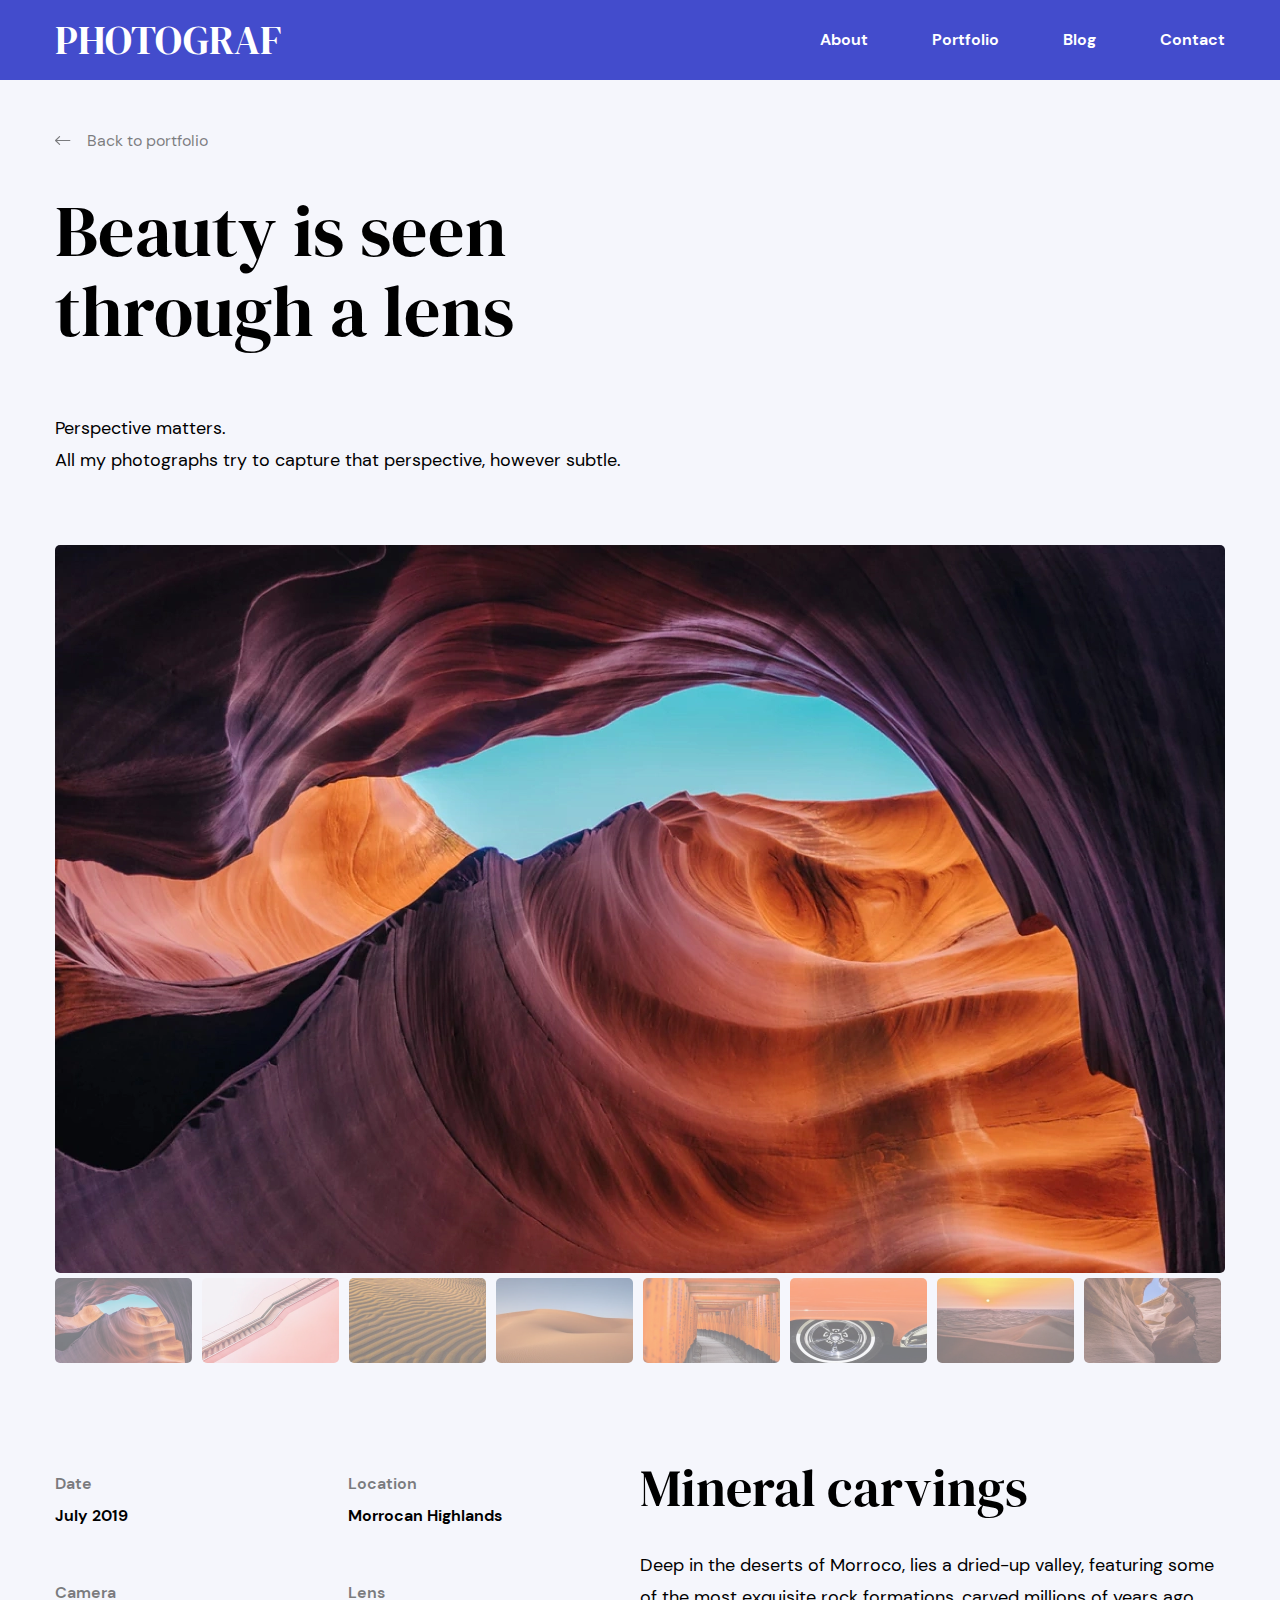
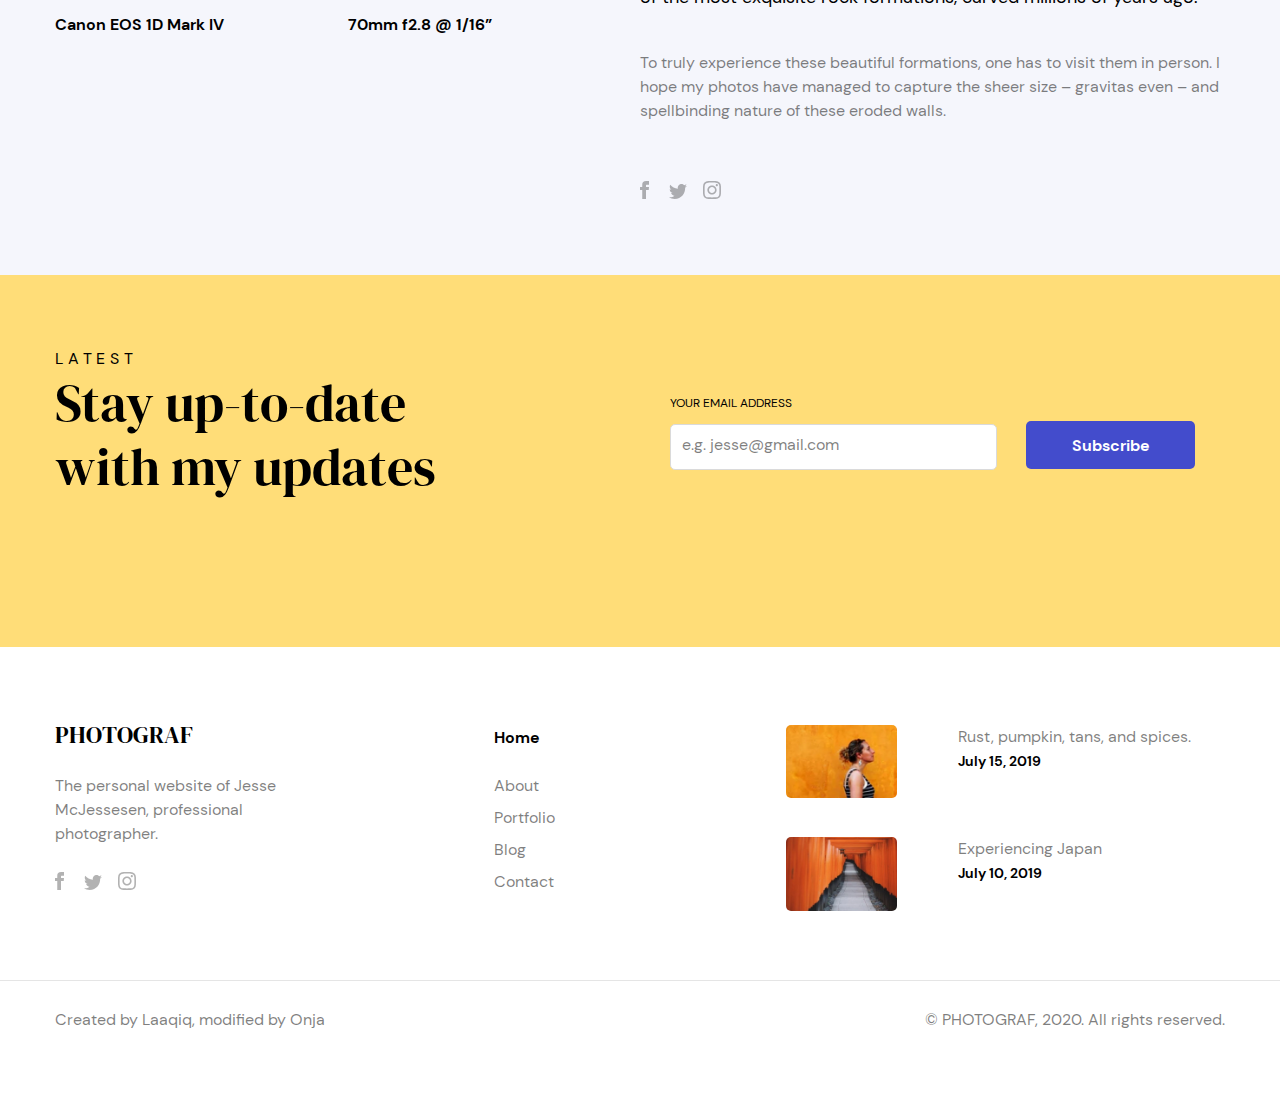
<file: index.html>
<!DOCTYPE html>
<html lang="en">

<head>
  <meta charset="UTF-8">
  <meta name="viewport" content="width=device-width, initial-scale=1.0">
  <link rel="stylesheet" href="css/index.css">
  <title>Portfolio detail</title>
</head>

<body>
  <input type="checkbox" class="check" name="menu" id="menu">
  <header class="site_header">
    <label class="label_menu" for="menu">
      <span class="site_header--span">Menu</span>
    </label>
    <div class="container site_header__container">
      <h1 class="site_header__heading">
        <a class="site_header__heading--link" href="/">Photograf</a>
      </h1>
      <nav class="site_header__navigation">
        <h1 class="site_header__heading navigation_heading">
          <a class="site_header__heading--link" href="/">Photograf</a>
        </h1>
        <ul class="site_header__lists">
          <li class="site_header__list--items"> <a class="site_header__list--link" href="/about">About</a></li>
          <li class="site_header__list--items"> <a class="site_header__list--link" href="/portfolio">Portfolio</a></li>
          <li class="site_header__list--items"> <a class="site_header__list--link active" href="/blog">Blog</a></li>
          <li class="site_header__list--items"> <a class="site_header__list--link" href="/contact">Contact</a></li>
        </ul>
      </nav>
    </div>
  </header>
  <main>
    <header class="masthead">
      <div class="container">
        <p class="previous"><a href="/portfolio">Back to portfolio</a></p>
        <h2 class="masthead_heading">
          Beauty is seen through a lens
        </h2>
        <p class="masthead-description description">
          Perspective matters.<br>
          All my photographs try to capture that perspective, however subtle.
        </p>
        <figure class="images_sample">
          <div class="show_images">
            <picture class="image_1">
              <source media="(min-width: 1170px)" srcset="./images/rock_carvings_lg.webp">
              <img class="image_changes" src="./images/rock_carvings_md.webp" alt="Rock carvings image">
            </picture>
          </div>
          <ul class="images_container">
            <li><img class="image_onclick" src="./images/rock_carvings_sm.webp" alt="Rock carvings image"></li>
            <li><img class="image_onclick" src="./images/stairs_sm.webp" alt="Stairs"></li>
            <li><img class="image_onclick" src="./images/ripples_sm.webp" alt="Ripples"></li>
            <li><img class="image_onclick" src="./images/dunes_sm.webp" alt="dunes"></li>
            <li><img class="image_onclick" src="./images/arches_sm.webp" alt="arches"></li>
            <li><img class="image_onclick" src="./images/car_sm.webp" alt="car"></li>
            <li><img class="image_onclick" src="./images/sunset_sm.webp" alt="sunset"></li>
            <li><img class="image_onclick" src="./images/canyon_sm.webp" alt="cayon"></li>
          </ul>
        </figure>
        <div class="masthead_information">
          <ul class="masthead_list">
            <li class="masthead_list__items">
              <h3 class="masthead_list__items--categorie">Date</h3>
              <p class="masthead_list__items--result">July 2019</p>
            </li>
            <li class="masthead_list__items">
              <h3 class="masthead_list__items--categorie">Location</h3>
              <p class="masthead_list__items--result">Morrocan Highlands</p>
            </li>
            <li class="masthead_list__items">
              <h3 class="masthead_list__items--categorie">Camera</h3>
              <p class="masthead_list__items--result">Canon EOS <br> 1D Mark IV</p>
            </li>
            <li class="masthead_list__items">
              <h3 class="masthead_list__items--categorie">Lens</h3>
              <p class="masthead_list__items--result">70mm f2.8 @ 1/16”</p>
            </li>
          </ul>
          <div class="information">
            <h3 class="information_heading">Mineral carvings</h3>
            <p class="information_description description">Deep in the deserts of Morroco, lies a dried-up valley,
              featuring
              some of the most exquisite rock formations, carved millions of years ago.</p>
            <p class="information_recommendation">To truly experience these beautiful formations, one has to visit them
              in
              person. I hope my photos have managed to capture the sheer size – gravitas even – and spellbinding nature
              of
              these eroded walls.</p>
            <ul class="social_links">
              <li><a class="icon icon_facebook" href="/facebook">Facebook</a></li>
              <li><a class="icon icon_twitter" href="/twitter">Twitter</a></li>
              <li><a class="icon icon_instagram" href="/instagram">instagram</a></li>
            </ul>
          </div>
        </div>
      </div>
    </header>
    <article class="updates">
      <div class="container updates_container">
        <div class="header_container">
          <p class="updates_categorie">Latest</p>
          <header class="upadates_header">
            <h3 class="updates_heading">Stay up-to-date with my updates</h3>
          </header>
        </div>
        <form action="/subscribe" class="form_subscribe" method="POST">
          <div class="form_row">
            <label for="subscribe_email" class="updates_label">Your email address</label>
            <input type="email" name="email" id="subscribe_email" placeholder="e.g. jesse@gmail.com" required>
          </div>
          <div class="form_actions">
            <button class="updates_submit" type="submit">Subscribe</button>
          </div>
        </form>
      </div>
    </article>
  </main>
  <footer class="footer">
    <div class="container">
      <div class="footer_container">
        <div class="footer_personal__info">
          <h3 class="footer_heading">Photograf</h3>
          <p class="footer_presentation">The personal website of Jesse McJessesen, professional photographer.</p>
          <ul class="social_links">
            <li><a class="icon icon_facebook" href="/facebook">Facebook</a></li>
            <li><a class="icon icon_twitter" href="/twitter">Twitter</a></li>
            <li><a class="icon icon_instagram" href="/instagram">instagram</a></li>
          </ul>
        </div>
        <div class="footer_lists__container">
          <ul class="footer__lists">
            <li class="footer_list--items footer_list--items-active"><a class="active" href="/home">Home</a></li>
            <li class="footer__list--items"> <a class="footer__list--link" href="/about">About</a></li>
            <li class="footer__list--items"> <a class="footer__list--link" href="/portfolio">Portfolio</a></li>
            <li class="footer__list--items"> <a class="footer__list--link" href="/blog">Blog</a></li>
            <li class="footer__list--items"> <a class="footer__list--link" href="/contact">Contact</a></li>
          </ul>
        </div>
        <ul class="footer_images__lists">
          <li class="footer_woman__images">
            <picture>
              <source media="(min-width: 1170px)" srcset="./images/woman_sm.webp">
              <img src="./images/woman_xs.webp" alt="woman">
            </picture>
            <div class="photos">
              <p class="image_name">Rust, pumpkin, tans, and spices.</p>
              <p class="image_date">July 15, 2019</p>
            </div>
          </li>
          <li class="footer_passage__images">
            <picture>
              <source media="(min-width: 1170px)" srcset="./images/passage_sm.webp">
              <img src="./images/passage_xs.webp" alt="passage">
            </picture>
            <div class="photos">
              <p class="image_name">Experiencing Japan</p>
              <p class="image_date">July 10, 2019</p>
            </div>
          </li>
        </ul>
      </div>
      <div class="footer_creater">
        <p class="footer_creater_modifier">Created by Laaqiq, modified by Onja</p>
        <p class="footer_creater_copyright">© PHOTOGRAF, 2020. All rights reserved.</p>
      </div>
    </div>
  </footer>
  <script src="./script.js"></script>
</body>

</html>
</file>
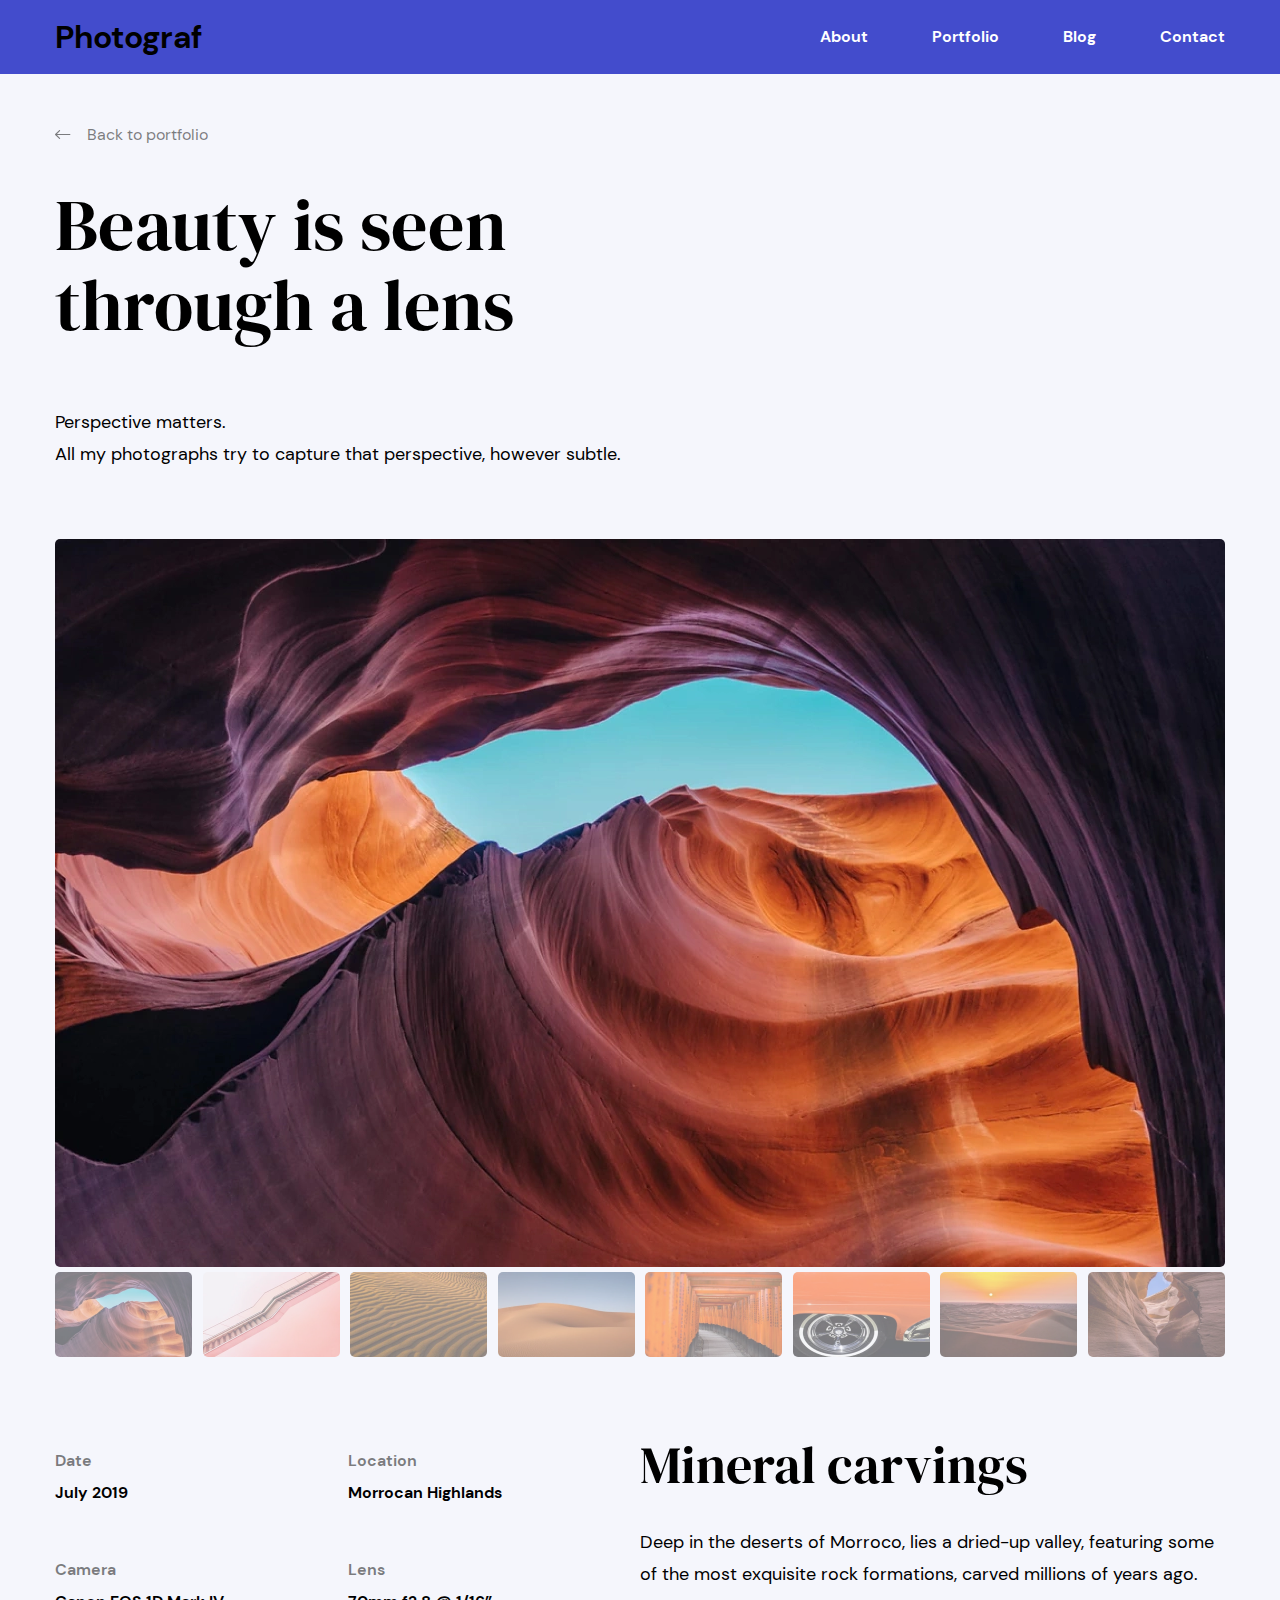
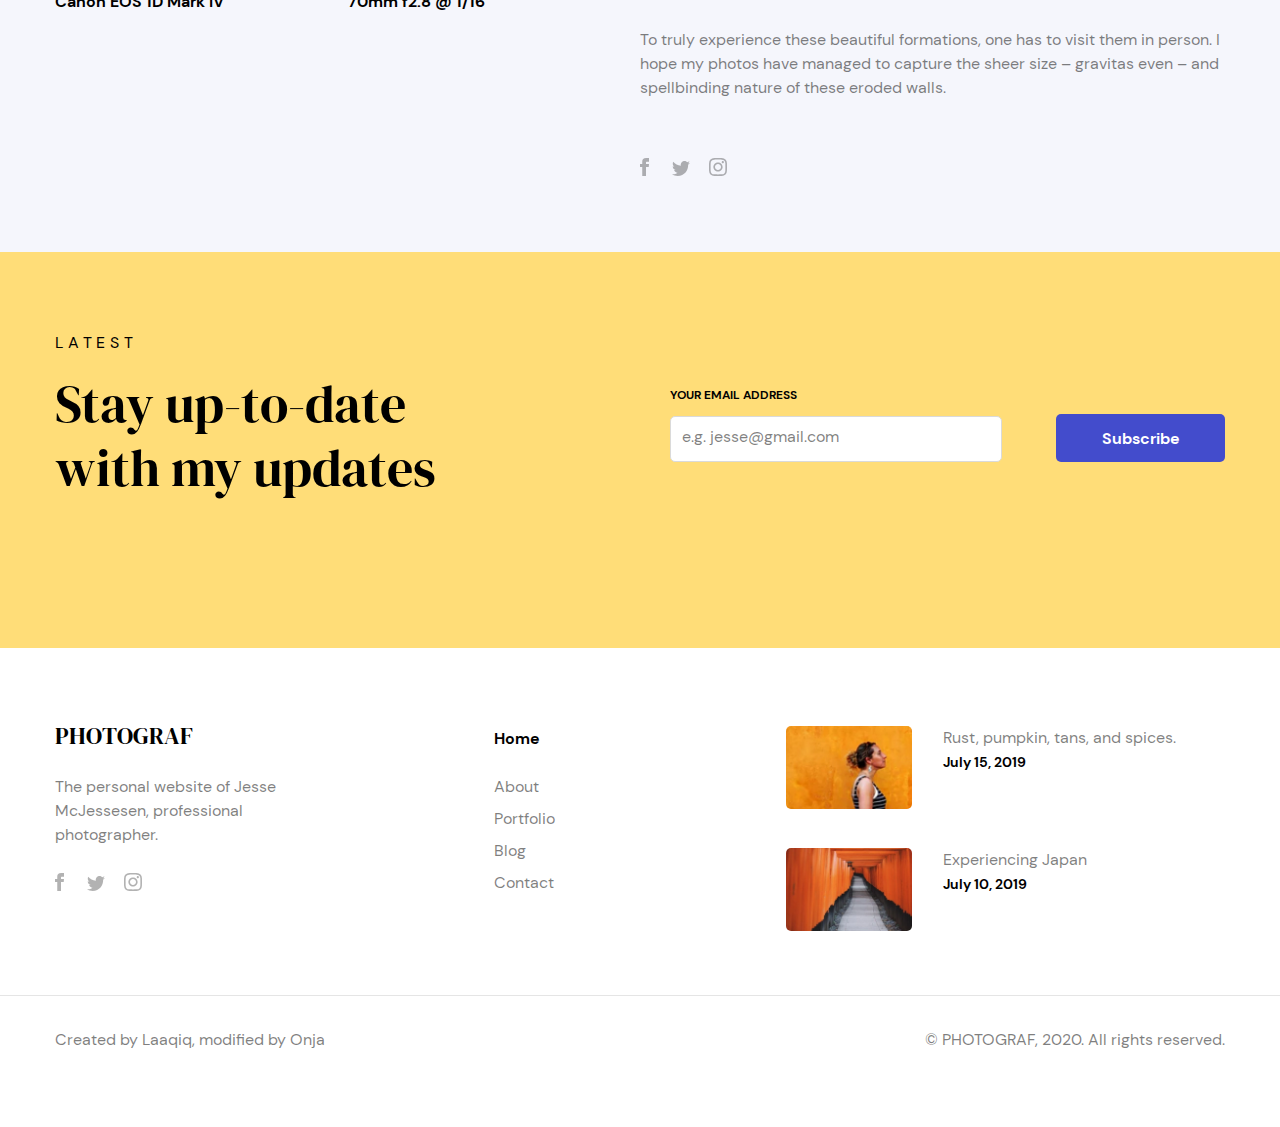
<file: webroot/index.html>
<!DOCTYPE html>
<html lang="en">

<head>
  <meta charset="UTF-8">
  <meta name="viewport" content="width=device-width, initial-scale=1.0">
  <link rel="stylesheet" href="css/index.css">
  <title>Portfolio detail</title>
</head>

<body>
  <input type="checkbox" class="check" name="menu" id="menu">
  <header class="site_header">
    <label class="label_menu" for="menu">
      <span class="site_header--span">Menu</span>
    </label>
    <div class="container site_header__container">
      <h1 class="site_header__heading">
        Photograf
      </h1>
      <nav class="site_header__navigation">
        <h1 class="site_header__heading navigation_heading">
          Photograf
        </h1>
        <ul class="site_header__lists">
          <li class="site_header__list--items"> <a class="site_header__list--link" href="/about">About</a></li>
          <li class="site_header__list--items"> <a class="site_header__list--link" href="/portfolio">Portfolio</a></li>
          <li class="site_header__list--items"> <a class="site_header__list--link active" href="/blog">Blog</a></li>
          <li class="site_header__list--items"> <a class="site_header__list--link" href="/contact">Contact</a></li>
        </ul>
      </nav>
    </div>
  </header>
  <main>
    <header class="masthead">
      <div class="container">
        <p class="previous"><a href="/portfolio">Back to portfolio</a></p>
        <h2 class="masthead_heading">
          Beauty is seen through a lens
        </h2>
        <p class="masthead-description description">
          Perspective matters.<br>
          All my photographs try to capture that perspective, however subtle.
        </p>
        <figure class="images_sample">
          <div class="show_images">
            <picture class="image_1">
              <source media="(min-width: 1170px)" srcset="./images/rock_carvings_lg.webp">
              <img class="image_changes" src="./images/rock_carvings_md.webp" alt="Rock carvings image">
            </picture>
          </div>
          <ul class="images_container">
            <li><img class="image_onclick" src="./images/rock_carvings_sm.webp" alt="Rock carvings image"></li>
            <li><img class="image_onclick" src="./images/stairs_sm.webp" alt="Stairs"></li>
            <li><img class="image_onclick" src="./images/ripples_sm.webp" alt="Ripples"></li>
            <li><img class="image_onclick" src="./images/dunes_sm.webp" alt="dunes"></li>
            <li><img class="image_onclick" src="./images/arches_sm.webp" alt="arches"></li>
            <li><img class="image_onclick" src="./images/car_sm.webp" alt="car"></li>
            <li><img class="image_onclick" src="./images/sunset_sm.webp" alt="sunset"></li>
            <li><img class="image_onclick" src="./images/canyon_sm.webp" alt="cayon"></li>
          </ul>
        </figure>
        <div class="masthead_information">
          <ul class="masthead_list">
            <li class="masthead_list__items">
              <h3 class="masthead_list__items--categorie">Date</h3>
              <p class="masthead_list__items--result">July 2019</p>
            </li>
            <li class="masthead_list__items">
              <h3 class="masthead_list__items--categorie">Location</h3>
              <p class="masthead_list__items--result">Morrocan Highlands</p>
            </li>
            <li class="masthead_list__items">
              <h3 class="masthead_list__items--categorie">Camera</h3>
              <p class="masthead_list__items--result">Canon EOS <br> 1D Mark IV</p>
            </li>
            <li class="masthead_list__items">
              <h3 class="masthead_list__items--categorie">Lens</h3>
              <p class="masthead_list__items--result">70mm f2.8 @ 1/16”</p>
            </li>
          </ul>
          <div class="information">
            <h3 class="information_heading">Mineral carvings</h3>
            <p class="information_description description">Deep in the deserts of Morroco, lies a dried-up valley,
              featuring
              some of the most exquisite rock formations, carved millions of years ago.</p>
            <p class="information_recommendation">To truly experience these beautiful formations, one has to visit them
              in
              person. I hope my photos have managed to capture the sheer size – gravitas even – and spellbinding nature
              of
              these eroded walls.</p>
            <ul class="social_links">
              <li><a class="icon icon_facebook" href="/facebook">Facebook</a></li>
              <li><a class="icon icon_twitter" href="/twitter">Twitter</a></li>
              <li><a class="icon icon_instagram" href="/instagram">instagram</a></li>
            </ul>
          </div>
        </div>
      </div>
    </header>
    <article class="updates">
      <div class="container updates_container">
        <div class="header_container">
          <p class="updates_categorie">Latest</p>
          <header class="upadates_header">
            <h3 class="updates_heading">Stay up-to-date with my updates</h3>
          </header>
        </div>
        <form action="/subscribe" class="form_subscribe" method="POST">
          <div class="form_row">
            <label for="subscribe_email" class="updates_label">Your email address</label>
            <input type="email" name="email" id="subscribe_email" placeholder="e.g. jesse@gmail.com" required>
          </div>
          <div class="form_actions">
            <button class="updates_submit" type="submit">Subscribe</button>
          </div>
        </form>
      </div>
    </article>
  </main>
  <footer class="footer">
    <div class="container">
      <div class="footer_container">
        <div class="footer_personal__info">
          <h3 class="footer_heading">Photograf</h3>
          <p class="footer_presentation">The personal website of Jesse McJessesen, professional photographer.</p>
          <ul class="social_links">
            <li><a class="icon icon_facebook" href="/facebook">Facebook</a></li>
            <li><a class="icon icon_twitter" href="/twitter">Twitter</a></li>
            <li><a class="icon icon_instagram" href="/instagram">instagram</a></li>
          </ul>
        </div>
        <div class="footer_lists__container">
          <ul class="footer__lists">
            <li class="footer_list--items footer_list--items-active"><a class="active" href="/home">Home</a></li>
            <li class="footer__list--items"> <a class="footer__list--link" href="/about">About</a></li>
            <li class="footer__list--items"> <a class="footer__list--link" href="/portfolio">Portfolio</a></li>
            <li class="footer__list--items"> <a class="footer__list--link" href="/blog">Blog</a></li>
            <li class="footer__list--items"> <a class="footer__list--link" href="/contact">Contact</a></li>
          </ul>
        </div>
        <ul class="footer_images__lists">
          <li class="footer_woman__images">
            <picture>
              <source media="(min-width: 1170px)" srcset="./images/woman_sm.webp">
              <img src="./images/woman_xs.webp" alt="woman">
            </picture>
            <div class="photos">
              <p class="image_name">Rust, pumpkin, tans, and spices.</p>
              <p class="image_date">July 15, 2019</p>
            </div>
          </li>
          <li class="footer_passage__images">
            <picture>
              <source media="(min-width: 1170px)" srcset="./images/passage_sm.webp">
              <img src="./images/passage_xs.webp" alt="passage">
            </picture>
            <div class="photos">
              <p class="image_name">Experiencing Japan</p>
              <p class="image_date">July 10, 2019</p>
            </div>
          </li>
        </ul>
      </div>
      <div class="footer_creater">
        <p class="footer_creater_modifier">Created by Laaqiq, modified by Onja</p>
        <p class="footer_creater_copyright">© PHOTOGRAF, 2020. All rights reserved.</p>
      </div>
    </div>
  </footer>
  <script src="./script.js"></script>
</body>

</html>
</file>
<file: css/index.css>
.footer_heading {
  font-family: 'DM Serif Display';
  font-style: normal;
  font-weight: 400;
  font-size: calc((var(--base-font-size) * 1.5));
  line-height: calc((var(--base-line-height) + 8px));
  text-transform: uppercase;
  margin: 0; }

.site_header__lists .site_header__list--items .site_header__list--link, .previous a, .masthead_list__items--result,
.masthead_list__items--categorie, .information_recommendation, .updates_categorie, .updates_submit, #subscribe_email::placeholder, .footer_presentation,
.footer__list--link,
.image_name,
.footer_creater_modifier,
.footer_creater_copyright, .active {
  font-family: 'DM Sans';
  font-style: normal;
  font-size: var(--base-font-size);
  line-height: var(--base-line-height); }

.masthead-description, .information_description {
  font-family: 'DM Sans';
  font-style: normal;
  font-weight: 400;
  font-size: calc((var(--base-font-size) + 2px));
  line-height: calc((var(--base-line-height) + 8px));
  color: var(--sub-heading-color); }

:root {
  --body-background: rgba(67, 76, 204, 0.05);
  --bg-heading-color: #FFFFFF;
  --site-header-background: #434CCC;
  --sub-heading-color: #000000;
  --updates-background: #FFDD78;
  --opacity-color: rgba(0, 0, 0, 0.5);
  --base-font-size: 1rem;
  --base-line-height: 24px;
  --base-padding: 50px;
  --base-margin: 16px; }

@font-face {
  font-family: "DM Serif Display";
  src: local("DM Serif Display Regular"), local("DM-Serif-Display-Regular"), url("../fonts/dm_serif_display_400.woff2") format("woff2"), url("../fonts/dm_serif_display_400.woff") format("woff");
  font-style: "normal";
  font-weight: 400; }

@font-face {
  font-family: "DM Sans";
  src: local("DM Sans Bold"), local("DM-Sans-Bold"), url("../fonts/dm_sans_700.woff2") format("woff2"), url("../fonts/dm_sans_700.woff") format("woff");
  font-style: "normal";
  font-weight: 700; }

@font-face {
  font-family: "DM Sans";
  src: local("DM Sans Regular"), local("DM-Sans-Regular"), url("../fonts/dm_sans_400.woff2") format("woff2"), url("../fonts/dm_sans_400.woff") format("woff");
  font-style: "normal";
  font-weight: 400; }

.footer_heading {
  font-family: 'DM Serif Display';
  font-style: normal;
  font-weight: 400;
  font-size: calc((var(--base-font-size) * 1.5));
  line-height: calc((var(--base-line-height) + 8px));
  text-transform: uppercase;
  margin: 0; }

.site_header__lists .site_header__list--items .site_header__list--link, .previous a, .masthead_list__items--result,
.masthead_list__items--categorie, .information_recommendation, .updates_categorie, .updates_submit, #subscribe_email::placeholder, .footer_presentation,
.footer__list--link,
.image_name,
.footer_creater_modifier,
.footer_creater_copyright, .active {
  font-family: 'DM Sans';
  font-style: normal;
  font-size: var(--base-font-size);
  line-height: var(--base-line-height); }

.masthead-description, .information_description {
  font-family: 'DM Sans';
  font-style: normal;
  font-weight: 400;
  font-size: calc((var(--base-font-size) + 2px));
  line-height: calc((var(--base-line-height) + 8px));
  color: var(--sub-heading-color); }

:root {
  --body-background: rgba(67, 76, 204, 0.05);
  --bg-heading-color: #FFFFFF;
  --site-header-background: #434CCC;
  --sub-heading-color: #000000;
  --updates-background: #FFDD78;
  --opacity-color: rgba(0, 0, 0, 0.5);
  --base-font-size: 1rem;
  --base-line-height: 24px;
  --base-padding: 50px;
  --base-margin: 16px; }

html {
  font-family: "DM Sans", Arial, Helvetica, sans-serif;
  font-size: var(--base-font-size); }

body {
  background-color: var(--body-background);
  margin: 0;
  padding: 0; }

.container {
  margin-left: calc((var(--base-margin) - 2px));
  margin-right: calc((var(--base-margin) - 1px)); }

button {
  cursor: pointer; }

figure,
p {
  margin: 0;
  padding: 0; }

ul {
  list-style: none;
  margin: 0;
  padding: 0; }

body * a {
  text-decoration: none; }

@media (min-width: 1000px) {
  .container {
    margin-left: auto;
    margin-right: auto;
    max-width: 1170px; } }

.footer_heading {
  font-family: 'DM Serif Display';
  font-style: normal;
  font-weight: 400;
  font-size: calc((var(--base-font-size) * 1.5));
  line-height: calc((var(--base-line-height) + 8px));
  text-transform: uppercase;
  margin: 0; }

.site_header__lists .site_header__list--items .site_header__list--link, .previous a, .masthead_list__items--result,
.masthead_list__items--categorie, .information_recommendation, .updates_categorie, .updates_submit, #subscribe_email::placeholder, .footer_presentation,
.footer__list--link,
.image_name,
.footer_creater_modifier,
.footer_creater_copyright, .active {
  font-family: 'DM Sans';
  font-style: normal;
  font-size: var(--base-font-size);
  line-height: var(--base-line-height); }

.masthead-description, .information_description {
  font-family: 'DM Sans';
  font-style: normal;
  font-weight: 400;
  font-size: calc((var(--base-font-size) + 2px));
  line-height: calc((var(--base-line-height) + 8px));
  color: var(--sub-heading-color); }

:root {
  --body-background: rgba(67, 76, 204, 0.05);
  --bg-heading-color: #FFFFFF;
  --site-header-background: #434CCC;
  --sub-heading-color: #000000;
  --updates-background: #FFDD78;
  --opacity-color: rgba(0, 0, 0, 0.5);
  --base-font-size: 1rem;
  --base-line-height: 24px;
  --base-padding: 50px;
  --base-margin: 16px; }

.site_header {
  background-color: var(--site-header-background);
  position: relative;
  width: 100%;
  top: 0;
  left: 0;
  right: 0;
  padding-top: calc(var(--base-padding) - 34px);
  padding-bottom: calc(var(--base-padding) - 34px); }

.navigation_heading {
  text-shadow: 5px 5px 5px black;
  padding-bottom: 2rem; }

.site_header__heading {
  margin: 0;
  padding: 0; }
  .site_header__heading .site_header__heading--link {
    font-family: 'DM Serif Display';
    font-style: normal;
    font-weight: 400;
    font-size: calc((var(--base-font-size) * 1.5));
    line-height: calc((var(--base-line-height) + 8px));
    text-transform: uppercase;
    margin: 0;
    color: var(--bg-heading-color); }

input[type="checkbox"] {
  position: absolute;
  z-index: -1;
  top: 4%;
  left: 90%; }

.site_header--span {
  display: block;
  text-indent: -9999px; }

.label_menu {
  position: absolute;
  width: 20px;
  height: 14px;
  background-image: url("../images/icon_menu.svg");
  background-repeat: no-repeat;
  background-size: var(--base-font-size);
  top: 40%;
  left: 92%;
  z-index: 3;
  cursor: pointer; }

.site_header__navigation {
  padding: calc(var(--base-padding) - 18px);
  background-color: lightslategray;
  position: absolute;
  top: 0;
  right: 0;
  width: 200px;
  height: 100vh;
  transition-property: all;
  transition-duration: .5s;
  transition-delay: 0s;
  transform-origin: right center;
  transform: perspective(500px) rotateY(-90deg);
  opacity: 0; }

body > input[type="checkbox"]:checked ~ .site_header .site_header__navigation {
  transition-delay: .3s;
  transform: none;
  opacity: 1;
  z-index: 1; }

body > input[type="checkbox"]:checked ~ .site_header .label_menu {
  background-image: url("../images/close-menu.svg");
  background-position: right;
  background-size: 2rem;
  transition-delay: .5s;
  position: absolute;
  z-index: 2;
  top: 20px;
  right: 0;
  bottom: 0;
  left: -5%;
  width: 100%;
  cursor: pointer; }

.site_header__lists {
  display: flex;
  flex-direction: column;
  justify-content: space-between;
  padding-top: 2rem; }
  .site_header__lists .site_header__list--items + .site_header__list--items {
    padding-top: calc(var(--base-padding) - 34px); }

.site_header__lists .site_header__list--items .site_header__list--link {
  font-weight: 700;
  color: var(--bg-heading-color); }

.site_header__lists .site_header__list--items .active,
.site_header__lists .site_header__list--link:hover {
  color: var(--opacity-color); }

@media (min-width: 1000px) {
  .site_header__heading .site_header__heading--link {
    font-family: 'DM Serif Display';
    font-style: normal;
    font-weight: 400;
    font-size: calc((var(--base-font-size) * 2.5));
    line-height: calc((var(--base-line-height) * 2));
    color: var(--sub-heading-color);
    margin: 0;
    color: var(--bg-heading-color); }
  .site_header__container {
    display: flex;
    flex-direction: row;
    justify-content: space-between; }
  .site_header__navigation {
    padding: 0;
    background-color: transparent;
    position: relative;
    top: 0;
    left: auto;
    right: 0;
    bottom: auto;
    width: auto;
    height: auto;
    box-shadow: none;
    transform: none;
    transition: none;
    align-self: center;
    opacity: 1; }
  .navigation_heading {
    display: none; }
  .site_header__lists .site_header__list--items .active {
    color: var(--bg-heading-color);
    opacity: 1; }
  .site_header__lists .site_header__list--items .active:hover {
    color: var(--opacity-color); }
  .site_header__lists {
    flex-direction: row;
    padding-top: unset; }
    .site_header__lists .site_header__list--items + .site_header__list--items {
      padding-top: 0px;
      margin-left: calc(var(--base-margin) * 4); }
  .label_menu {
    display: none; } }

.footer_heading {
  font-family: 'DM Serif Display';
  font-style: normal;
  font-weight: 400;
  font-size: calc((var(--base-font-size) * 1.5));
  line-height: calc((var(--base-line-height) + 8px));
  text-transform: uppercase;
  margin: 0; }

.site_header__lists .site_header__list--items .site_header__list--link, .previous a, .masthead_list__items--result,
.masthead_list__items--categorie, .information_recommendation, .updates_categorie, .updates_submit, #subscribe_email::placeholder, .footer_presentation,
.footer__list--link,
.image_name,
.footer_creater_modifier,
.footer_creater_copyright, .active {
  font-family: 'DM Sans';
  font-style: normal;
  font-size: var(--base-font-size);
  line-height: var(--base-line-height); }

.masthead-description, .information_description {
  font-family: 'DM Sans';
  font-style: normal;
  font-weight: 400;
  font-size: calc((var(--base-font-size) + 2px));
  line-height: calc((var(--base-line-height) + 8px));
  color: var(--sub-heading-color); }

:root {
  --body-background: rgba(67, 76, 204, 0.05);
  --bg-heading-color: #FFFFFF;
  --site-header-background: #434CCC;
  --sub-heading-color: #000000;
  --updates-background: #FFDD78;
  --opacity-color: rgba(0, 0, 0, 0.5);
  --base-font-size: 1rem;
  --base-line-height: 24px;
  --base-padding: 50px;
  --base-margin: 16px; }

.masthead {
  padding-top: calc(var(--base-padding) - 19px);
  padding-bottom: calc((var(--base-padding) * 2) + 5px); }

.previous a {
  font-weight: 400;
  color: rgba(0, 0, 0, 0.5); }

.previous a::before {
  content: '';
  background-image: url("../images/icon_arrow_left.svg");
  background-repeat: no-repeat;
  background-position: left center;
  background-size: var(--base-margin);
  padding-left: calc(var(--base-padding) - 34px);
  padding-right: calc(var(--base-padding) - 34px); }

.masthead_heading {
  font-family: 'DM Serif Display';
  font-style: normal;
  font-weight: 400;
  font-size: calc((var(--base-font-size) * 3.25));
  line-height: calc((var(--base-line-height) * 2) + 16px);
  color: var(--sub-heading-color);
  margin: 0;
  padding-top: calc(var(--base-padding) + 19px);
  padding-bottom: calc(var(--base-padding) + 15px); }

.images_sample {
  padding-top: calc(var(--base-padding) + 32px);
  padding-bottom: calc(var(--base-padding) + 42px); }

.images_sample picture img {
  width: 100%;
  height: 100%;
  border-radius: 5px; }

.images_container {
  display: flex;
  flex-direction: row;
  overflow-x: auto; }

.images_container::-webkit-scrollbar {
  display: none; }

.images_container li + li {
  margin-left: 10px; }

.image_onclick {
  width: 137px;
  height: 85px;
  border-radius: 5px;
  opacity: 0.5;
  cursor: pointer; }

.images_container li img.active {
  opacity: 1; }

.masthead_list {
  display: grid;
  grid-template-columns: repeat(2, 1fr);
  row-gap: 40px; }

.masthead_list__items--result,
.masthead_list__items--categorie {
  font-weight: 700; }

.masthead_list__items--categorie {
  color: var(--opacity-color);
  margin: 0;
  padding-bottom: 8px; }

.masthead_list__items--result {
  color: var(--sub-heading-color); }

@media (min-width: 1000px) {
  .masthead_heading {
    font-size: calc((var(--base-font-size) * 4.5));
    line-height: calc((var(--base-line-height) * 3 ) + 8px);
    max-width: 50%;
    padding-top: calc(var(--base-padding) - 12px);
    padding-bottom: calc(var(--base-padding) + 11px); }
  .masthead {
    padding-top: calc(var(--base-padding) - 1px);
    padding-bottom: calc(var(--base-padding) + 26px); }
  .masthead_information {
    padding-top: calc((var(--base-padding) * 2) + 4px);
    display: grid;
    grid-template-columns: repeat(8, 1fr);
    grid-template-rows: repeat(6, 1fr); }
  .masthead_list {
    row-gap: 0;
    grid-column: 1 / 5;
    grid-row: 1 / 5; }
    .masthead_list br {
      display: none; }
  .information {
    grid-column: 5 / 9;
    grid-row: 1 / 7; }
  .images_sample {
    padding-bottom: 0px;
    padding-top: calc(var(--base-padding) + 19px); }
  .images_sample {
    display: flex;
    flex-direction: column; } }

.footer_heading {
  font-family: 'DM Serif Display';
  font-style: normal;
  font-weight: 400;
  font-size: calc((var(--base-font-size) * 1.5));
  line-height: calc((var(--base-line-height) + 8px));
  text-transform: uppercase;
  margin: 0; }

.site_header__lists .site_header__list--items .site_header__list--link, .previous a, .masthead_list__items--result,
.masthead_list__items--categorie, .information_recommendation, .updates_categorie, .updates_submit, #subscribe_email::placeholder, .footer_presentation,
.footer__list--link,
.image_name,
.footer_creater_modifier,
.footer_creater_copyright, .active {
  font-family: 'DM Sans';
  font-style: normal;
  font-size: var(--base-font-size);
  line-height: var(--base-line-height); }

.masthead-description, .information_description {
  font-family: 'DM Sans';
  font-style: normal;
  font-weight: 400;
  font-size: calc((var(--base-font-size) + 2px));
  line-height: calc((var(--base-line-height) + 8px));
  color: var(--sub-heading-color); }

:root {
  --body-background: rgba(67, 76, 204, 0.05);
  --bg-heading-color: #FFFFFF;
  --site-header-background: #434CCC;
  --sub-heading-color: #000000;
  --updates-background: #FFDD78;
  --opacity-color: rgba(0, 0, 0, 0.5);
  --base-font-size: 1rem;
  --base-line-height: 24px;
  --base-padding: 50px;
  --base-margin: 16px; }

.information {
  padding-top: calc(var(--base-padding) + 25px); }

.information_heading {
  font-family: 'DM Serif Display';
  font-style: normal;
  font-weight: 400;
  font-size: calc((var(--base-font-size) * 2.5));
  line-height: calc((var(--base-line-height) * 2));
  color: var(--sub-heading-color);
  margin: 0;
  margin: 0;
  padding-bottom: calc(var(--base-padding) - 19px); }

.information_recommendation {
  font-weight: 400;
  color: rgba(0, 0, 0, 0.5);
  padding-top: calc(var(--base-padding) - 18px);
  padding-bottom: calc(var(--base-padding) - 19px); }

@media (min-width: 1000px) {
  .information {
    padding-top: 0px; }
  .information_heading {
    font-family: 'DM Serif Display';
    font-style: normal;
    font-weight: 400;
    font-size: calc((var(--base-font-size) * 3.25));
    line-height: calc((var(--base-line-height) * 2) + 16px);
    color: var(--sub-heading-color);
    padding-bottom: calc(var(--base-padding) - 21px);
    margin-top: -16px; }
  .information_recommendation {
    padding-top: calc(var(--base-padding) - 12px);
    padding-bottom: calc(var(--base-padding) + 5px); } }

.social_links {
  display: flex;
  flex-direction: row;
  margin-left: -0.5rem; }

.icon {
  background-repeat: no-repeat;
  background-position: bottom center;
  width: 1.5rem;
  display: block;
  text-indent: -9999px;
  margin-right: 10px; }

.icon_facebook {
  background-image: url("../images/icon_facebook.svg"); }

.icon_twitter {
  background-image: url("../images/icon_twitter.svg"); }

.icon_instagram {
  background-image: url("../images/icon_instagram.svg"); }

.icon_facebook:hover {
  filter: invert(90%) sepia(50%) saturate(1352%) hue-rotate(80deg) brightness(100%) contrast(100%); }

.icon_twitter:hover {
  filter: invert(50%) sepia(50%) saturate(1352%) hue-rotate(180deg) brightness(100%) contrast(100%); }

.icon_instagram:hover {
  filter: invert(90%) sepia(50%) saturate(1352%) hue-rotate(90deg) brightness(100%) contrast(100%); }

.footer_heading {
  font-family: 'DM Serif Display';
  font-style: normal;
  font-weight: 400;
  font-size: calc((var(--base-font-size) * 1.5));
  line-height: calc((var(--base-line-height) + 8px));
  text-transform: uppercase;
  margin: 0; }

.site_header__lists .site_header__list--items .site_header__list--link, .previous a, .masthead_list__items--result,
.masthead_list__items--categorie, .information_recommendation, .updates_categorie, .updates_submit, #subscribe_email::placeholder, .footer_presentation,
.footer__list--link,
.image_name,
.footer_creater_modifier,
.footer_creater_copyright, .active {
  font-family: 'DM Sans';
  font-style: normal;
  font-size: var(--base-font-size);
  line-height: var(--base-line-height); }

.masthead-description, .information_description {
  font-family: 'DM Sans';
  font-style: normal;
  font-weight: 400;
  font-size: calc((var(--base-font-size) + 2px));
  line-height: calc((var(--base-line-height) + 8px));
  color: var(--sub-heading-color); }

:root {
  --body-background: rgba(67, 76, 204, 0.05);
  --bg-heading-color: #FFFFFF;
  --site-header-background: #434CCC;
  --sub-heading-color: #000000;
  --updates-background: #FFDD78;
  --opacity-color: rgba(0, 0, 0, 0.5);
  --base-font-size: 1rem;
  --base-line-height: 24px;
  --base-padding: 50px;
  --base-margin: 16px; }

.updates {
  background-color: #FFDD78;
  padding-top: calc(var(--base-padding) + 13px);
  padding-bottom: calc(var(--base-padding) + 4px); }

.updates_categorie {
  letter-spacing: 0.3em;
  text-transform: uppercase; }

.updates_heading {
  font-family: 'DM Serif Display';
  font-style: normal;
  font-weight: 400;
  font-size: calc((var(--base-font-size) * 2.5));
  line-height: calc((var(--base-line-height) * 2));
  color: var(--sub-heading-color);
  margin: 0;
  padding-top: calc(var(--base-padding) -31px);
  padding-bottom: calc(var(--base-padding) - 6px); }

.updates_label {
  font-family: 'DM Sans';
  font-style: normal;
  font-weight: 400;
  font-size: 0.75rem;
  line-height: 16px calc(var(--base-line-height) - 8px);
  text-transform: uppercase;
  color: var(--sub-heading-color); }

.updates_submit {
  background: #434CCC;
  border-radius: 5px;
  font-weight: 700;
  text-align: center;
  color: var(--bg-heading-color);
  border: none;
  padding: 13px 45.5px 11px 45.5px; }

#subscribe_email {
  background: var(--bg-heading-color);
  border: 1px solid #DADADA;
  box-sizing: border-box;
  border-radius: 5px;
  width: 100%;
  margin-top: calc(var(--base-margin) - 4px);
  margin-bottom: var(--base-margin);
  padding: 13px 11px 16px; }

#subscribe_email::placeholder {
  color: rgba(0, 0, 0, 0.5); }

@media (min-width: 1000px) {
  .updates {
    padding-top: calc(var(--base-padding) + 22px);
    padding-bottom: calc((var(--base-padding) * 2) + 4px); }
  .updates_heading {
    font-family: 'DM Serif Display';
    font-style: normal;
    font-weight: 400;
    font-size: calc((var(--base-font-size) * 3.25));
    line-height: calc((var(--base-line-height) * 2) + 16px);
    color: var(--sub-heading-color); }
  .updates_container {
    display: grid;
    grid-template-columns: repeat(8, 1fr); }
  .header_container {
    grid-column: 1 / 4; }
  .form_subscribe {
    grid-column: 5 / 9;
    display: flex;
    flex-direction: row;
    justify-content: space-evenly;
    align-items: center; }
  #subscribe_email {
    margin-top: calc(var(--base-margin) - 4px);
    margin-bottom: calc(var(--base-margin) + 14px); } }

.footer_heading {
  font-family: 'DM Serif Display';
  font-style: normal;
  font-weight: 400;
  font-size: calc((var(--base-font-size) * 1.5));
  line-height: calc((var(--base-line-height) + 8px));
  text-transform: uppercase;
  margin: 0; }

.site_header__lists .site_header__list--items .site_header__list--link, .previous a, .masthead_list__items--result,
.masthead_list__items--categorie, .information_recommendation, .updates_categorie, .updates_submit, #subscribe_email::placeholder, .footer_presentation,
.footer__list--link,
.image_name,
.footer_creater_modifier,
.footer_creater_copyright, .active {
  font-family: 'DM Sans';
  font-style: normal;
  font-size: var(--base-font-size);
  line-height: var(--base-line-height); }

.masthead-description, .information_description {
  font-family: 'DM Sans';
  font-style: normal;
  font-weight: 400;
  font-size: calc((var(--base-font-size) + 2px));
  line-height: calc((var(--base-line-height) + 8px));
  color: var(--sub-heading-color); }

:root {
  --body-background: rgba(67, 76, 204, 0.05);
  --bg-heading-color: #FFFFFF;
  --site-header-background: #434CCC;
  --sub-heading-color: #000000;
  --updates-background: #FFDD78;
  --opacity-color: rgba(0, 0, 0, 0.5);
  --base-font-size: 1rem;
  --base-line-height: 24px;
  --base-padding: 50px;
  --base-margin: 16px; }

.footer {
  position: relative;
  background-color: var(--bg-heading-color); }

.footer::after {
  content: '';
  position: absolute;
  width: 100%;
  height: 1px;
  left: 0%;
  right: 0%;
  top: 88%;
  bottom: 0%;
  background: var(--sub-heading-color);
  opacity: 0.1; }

.footer_heading {
  color: var(--sub-heading-color); }

.footer_presentation,
.footer__list--link,
.image_name,
.footer_creater_modifier,
.footer_creater_copyright {
  font-weight: 400;
  color: var(--opacity-color); }

.active {
  font-weight: 700;
  color: var(--sub-heading-color); }

.footer__list--link:hover {
  color: var(--sub-heading-color);
  font-weight: 700; }

.footer_list--items-active {
  padding-bottom: calc(var(--base-padding) - 34px); }

.footer__lists li + li {
  padding-top: 8px; }

.image_date {
  font-family: 'DM Sans';
  font-style: normal;
  font-weight: 700;
  font-size: calc((var(--base-font-size) - 2px));
  line-height: var(--base-line-height);
  color: var(--sub-heading-color); }

.footer_presentation {
  padding-top: calc(var(--base-padding) - 27px);
  padding-bottom: calc(var(--base-padding) - 27px); }

.footer_personal__info {
  padding-top: calc(var(--base-padding) + 26px);
  padding-bottom: calc(var(--base-padding) + 29px); }

.footer_woman__images,
.footer_passage__images {
  display: grid;
  grid-template-columns: repeat(2, 1fr);
  column-gap: 31px; }

.footer_images__lists li picture img {
  object-fit: cover;
  width: calc((100% - 71px) + 27px);
  height: 100%;
  border-radius: 5px; }

.footer_images__lists {
  padding-top: calc(var(--base-padding) + 28px);
  padding-bottom: calc(var(--base-padding) + 20px);
  display: grid;
  grid-template-columns: repeat(2, 1fr);
  width: 100%;
  row-gap: 27px; }
  .footer_images__lists li .photos {
    margin-left: -3rem; }

.footer_woman__images {
  grid-column: 1 / 3; }

.footer_passage__images {
  grid-column: 1 / 3; }

.footer_creater {
  padding-top: calc(var(--base-padding) - 23px);
  padding-bottom: calc(var(--base-padding) - 21px); }
  .footer_creater p + p {
    padding-top: 8px; }

@media (min-width: 1000px) {
  .footer_creater {
    display: flex;
    flex-direction: row;
    justify-content: space-between;
    padding-bottom: calc(var(--base-padding) + 25px); }
    .footer_creater p + p {
      padding-top: 0px; }
  .footer::after {
    top: 72.5%; }
  .footer_container {
    display: grid;
    grid-template-columns: repeat(8, 1fr); }
  .footer_personal__info {
    padding-top: calc(var(--base-padding) + 22px);
    grid-column: 1 / 3; }
  .footer_lists__container {
    padding-top: calc(var(--base-padding) + 29px);
    grid-column: 4 / 5; }
  .footer_images__lists {
    padding-top: calc(var(--base-padding) + 28px);
    grid-column: 6 / 9;
    row-gap: 39px; }
  .footer_images__lists li picture img {
    width: calc(100% - (70px + 39px)); }
  .footer_woman__images,
  .footer_passage__images {
    column-gap: unset; }
  .footer_images__lists li .photos {
    margin-left: -3rem; } }
</file>
<file: webroot/css/index.css>
.footer_heading {
  font-family: 'DM Serif Display';
  font-style: normal;
  font-weight: 400;
  font-size: calc((var(--base-font-size) * 1.5));
  line-height: calc((var(--base-line-height) + 8px));
  text-transform: uppercase;
  margin: 0; }

.site_header__lists .site_header__list--items .site_header__list--link, .previous a, .masthead_list__items--result,
.masthead_list__items--categorie, .information_recommendation, .updates_categorie, .updates_submit, #subscribe_email::placeholder, .footer_presentation,
.footer__list--link,
.image_name,
.footer_creater_modifier,
.footer_creater_copyright, .active {
  font-family: 'DM Sans';
  font-style: normal;
  font-size: var(--base-font-size);
  line-height: var(--base-line-height); }

.masthead-description, .information_description {
  font-family: 'DM Sans';
  font-style: normal;
  font-weight: 400;
  font-size: calc((var(--base-font-size) + 2px));
  line-height: calc((var(--base-line-height) + 8px));
  color: var(--sub-heading-color); }

:root {
  --body-background: rgba(67, 76, 204, 0.05);
  --bg-heading-color: #FFFFFF;
  --site-header-background: #434CCC;
  --sub-heading-color: #000000;
  --updates-background: #FFDD78;
  --opacity-color: rgba(0, 0, 0, 0.5);
  --base-font-size: 1rem;
  --base-line-height: 24px;
  --base-padding: 50px;
  --base-margin: 16px; }

@font-face {
  font-family: "DM Serif Display";
  src: local("DM Serif Display Regular"), local("DM-Serif-Display-Regular"), url("../fonts/dm_serif_display_400.woff2") format("woff2"), url("../fonts/dm_serif_display_400.woff") format("woff");
  font-style: "normal";
  font-weight: 400; }

@font-face {
  font-family: "DM Sans";
  src: local("DM Sans Bold"), local("DM-Sans-Bold"), url("../fonts/dm_sans_700.woff2") format("woff2"), url("../fonts/dm_sans_700.woff") format("woff");
  font-style: "normal";
  font-weight: 700; }

@font-face {
  font-family: "DM Sans";
  src: local("DM Sans Regular"), local("DM-Sans-Regular"), url("../fonts/dm_sans_400.woff2") format("woff2"), url("../fonts/dm_sans_400.woff") format("woff");
  font-style: "normal";
  font-weight: 400; }

.footer_heading {
  font-family: 'DM Serif Display';
  font-style: normal;
  font-weight: 400;
  font-size: calc((var(--base-font-size) * 1.5));
  line-height: calc((var(--base-line-height) + 8px));
  text-transform: uppercase;
  margin: 0; }

.site_header__lists .site_header__list--items .site_header__list--link, .previous a, .masthead_list__items--result,
.masthead_list__items--categorie, .information_recommendation, .updates_categorie, .updates_submit, #subscribe_email::placeholder, .footer_presentation,
.footer__list--link,
.image_name,
.footer_creater_modifier,
.footer_creater_copyright, .active {
  font-family: 'DM Sans';
  font-style: normal;
  font-size: var(--base-font-size);
  line-height: var(--base-line-height); }

.masthead-description, .information_description {
  font-family: 'DM Sans';
  font-style: normal;
  font-weight: 400;
  font-size: calc((var(--base-font-size) + 2px));
  line-height: calc((var(--base-line-height) + 8px));
  color: var(--sub-heading-color); }

:root {
  --body-background: rgba(67, 76, 204, 0.05);
  --bg-heading-color: #FFFFFF;
  --site-header-background: #434CCC;
  --sub-heading-color: #000000;
  --updates-background: #FFDD78;
  --opacity-color: rgba(0, 0, 0, 0.5);
  --base-font-size: 1rem;
  --base-line-height: 24px;
  --base-padding: 50px;
  --base-margin: 16px; }

html {
  font-family: "DM Sans", Arial, Helvetica, sans-serif;
  font-size: var(--base-font-size); }

body {
  background-color: var(--body-background);
  margin: 0;
  padding: 0; }

.container {
  margin-left: calc((var(--base-margin) - 2px));
  margin-right: calc((var(--base-margin) - 1px)); }

button {
  cursor: pointer; }

figure,
p {
  margin: 0;
  padding: 0; }

ul {
  list-style: none;
  margin: 0;
  padding: 0; }

body * a {
  text-decoration: none; }

@media (min-width: 1000px) {
  .container {
    margin-left: auto;
    margin-right: auto;
    max-width: 1170px; } }

.footer_heading {
  font-family: 'DM Serif Display';
  font-style: normal;
  font-weight: 400;
  font-size: calc((var(--base-font-size) * 1.5));
  line-height: calc((var(--base-line-height) + 8px));
  text-transform: uppercase;
  margin: 0; }

.site_header__lists .site_header__list--items .site_header__list--link, .previous a, .masthead_list__items--result,
.masthead_list__items--categorie, .information_recommendation, .updates_categorie, .updates_submit, #subscribe_email::placeholder, .footer_presentation,
.footer__list--link,
.image_name,
.footer_creater_modifier,
.footer_creater_copyright, .active {
  font-family: 'DM Sans';
  font-style: normal;
  font-size: var(--base-font-size);
  line-height: var(--base-line-height); }

.masthead-description, .information_description {
  font-family: 'DM Sans';
  font-style: normal;
  font-weight: 400;
  font-size: calc((var(--base-font-size) + 2px));
  line-height: calc((var(--base-line-height) + 8px));
  color: var(--sub-heading-color); }

:root {
  --body-background: rgba(67, 76, 204, 0.05);
  --bg-heading-color: #FFFFFF;
  --site-header-background: #434CCC;
  --sub-heading-color: #000000;
  --updates-background: #FFDD78;
  --opacity-color: rgba(0, 0, 0, 0.5);
  --base-font-size: 1rem;
  --base-line-height: 24px;
  --base-padding: 50px;
  --base-margin: 16px; }

.site_header {
  background-color: var(--site-header-background);
  position: relative;
  width: 100%;
  top: 0;
  left: 0;
  right: 0;
  padding-top: calc(var(--base-padding) - 34px);
  padding-bottom: calc(var(--base-padding) - 34px); }

.navigation_heading {
  text-shadow: 5px 5px 5px black;
  padding-bottom: 2rem; }

.site_header__heading {
  margin: 0;
  padding: 0; }
  .site_header__heading .site_header__heading--link {
    font-family: 'DM Serif Display';
    font-style: normal;
    font-weight: 400;
    font-size: calc((var(--base-font-size) * 1.5));
    line-height: calc((var(--base-line-height) + 8px));
    text-transform: uppercase;
    margin: 0;
    color: var(--bg-heading-color); }

input[type="checkbox"] {
  position: absolute;
  z-index: -1;
  top: 4%;
  left: 90%; }

.site_header--span {
  display: block;
  text-indent: -9999px; }

.label_menu {
  position: absolute;
  width: 20px;
  height: 14px;
  background-image: url("../images/icon_menu.svg");
  background-repeat: no-repeat;
  background-size: var(--base-font-size);
  top: 40%;
  left: 92%;
  z-index: 3;
  cursor: pointer; }

.site_header__navigation {
  padding: calc(var(--base-padding) - 18px);
  background-color: lightslategray;
  position: absolute;
  top: 0;
  right: 0;
  width: 200px;
  height: 100vh;
  transition-property: all;
  transition-duration: .5s;
  transition-delay: 0s;
  transform-origin: right center;
  transform: perspective(500px) rotateY(-90deg);
  opacity: 0; }

body > input[type="checkbox"]:checked ~ .site_header .site_header__navigation {
  transition-delay: .3s;
  transform: none;
  opacity: 1;
  z-index: 1; }

body > input[type="checkbox"]:checked ~ .site_header .label_menu {
  background-image: url("../images/close-menu.svg");
  background-position: right;
  background-size: 2rem;
  transition-delay: .5s;
  position: absolute;
  z-index: 2;
  top: 20px;
  right: 0;
  bottom: 0;
  left: -5%;
  width: 100%;
  cursor: pointer; }

.site_header__lists {
  display: flex;
  flex-direction: column;
  justify-content: space-between;
  padding-top: 2rem; }
  .site_header__lists .site_header__list--items + .site_header__list--items {
    padding-top: calc(var(--base-padding) - 34px); }

.site_header__lists .site_header__list--items .site_header__list--link {
  font-weight: 700;
  color: var(--bg-heading-color); }

.site_header__lists .site_header__list--items .active,
.site_header__lists .site_header__list--link:hover {
  color: var(--opacity-color); }

@media (min-width: 1000px) {
  .site_header__heading .site_header__heading--link {
    font-family: 'DM Serif Display';
    font-style: normal;
    font-weight: 400;
    font-size: calc((var(--base-font-size) * 2.5));
    line-height: calc((var(--base-line-height) * 2));
    color: var(--sub-heading-color);
    margin: 0;
    color: var(--bg-heading-color); }
  .site_header__container {
    display: flex;
    flex-direction: row;
    justify-content: space-between; }
  .site_header__navigation {
    padding: 0;
    background-color: transparent;
    position: relative;
    top: 0;
    left: auto;
    right: 0;
    bottom: auto;
    width: auto;
    height: auto;
    box-shadow: none;
    transform: none;
    transition: none;
    align-self: center;
    opacity: 1; }
  .navigation_heading {
    display: none; }
  .site_header__lists .site_header__list--items .active {
    color: var(--bg-heading-color);
    opacity: 1; }
  .site_header__lists .site_header__list--items .active:hover {
    color: var(--opacity-color); }
  .site_header__lists {
    flex-direction: row;
    padding-top: unset; }
    .site_header__lists .site_header__list--items + .site_header__list--items {
      padding-top: 0px;
      margin-left: calc(var(--base-margin) * 4); }
  .label_menu {
    display: none; } }

.footer_heading {
  font-family: 'DM Serif Display';
  font-style: normal;
  font-weight: 400;
  font-size: calc((var(--base-font-size) * 1.5));
  line-height: calc((var(--base-line-height) + 8px));
  text-transform: uppercase;
  margin: 0; }

.site_header__lists .site_header__list--items .site_header__list--link, .previous a, .masthead_list__items--result,
.masthead_list__items--categorie, .information_recommendation, .updates_categorie, .updates_submit, #subscribe_email::placeholder, .footer_presentation,
.footer__list--link,
.image_name,
.footer_creater_modifier,
.footer_creater_copyright, .active {
  font-family: 'DM Sans';
  font-style: normal;
  font-size: var(--base-font-size);
  line-height: var(--base-line-height); }

.masthead-description, .information_description {
  font-family: 'DM Sans';
  font-style: normal;
  font-weight: 400;
  font-size: calc((var(--base-font-size) + 2px));
  line-height: calc((var(--base-line-height) + 8px));
  color: var(--sub-heading-color); }

:root {
  --body-background: rgba(67, 76, 204, 0.05);
  --bg-heading-color: #FFFFFF;
  --site-header-background: #434CCC;
  --sub-heading-color: #000000;
  --updates-background: #FFDD78;
  --opacity-color: rgba(0, 0, 0, 0.5);
  --base-font-size: 1rem;
  --base-line-height: 24px;
  --base-padding: 50px;
  --base-margin: 16px; }

.masthead {
  padding-top: calc(var(--base-padding) - 19px);
  padding-bottom: calc((var(--base-padding) * 2) + 5px); }

.previous a {
  font-weight: 400;
  color: rgba(0, 0, 0, 0.5); }

.previous a::before {
  content: '';
  background-image: url("../images/icon_arrow_left.svg");
  background-repeat: no-repeat;
  background-position: left center;
  background-size: var(--base-margin);
  padding-left: calc(var(--base-padding) - 34px);
  padding-right: calc(var(--base-padding) - 34px); }

.masthead_heading {
  font-family: 'DM Serif Display';
  font-style: normal;
  font-weight: 400;
  font-size: calc((var(--base-font-size) * 3.25));
  line-height: calc((var(--base-line-height) * 2) + 16px);
  color: var(--sub-heading-color);
  margin: 0;
  padding-top: calc(var(--base-padding) + 11px);
  padding-bottom: calc(var(--base-padding) + 15px); }

.images_sample {
  padding-top: calc(var(--base-padding) + 32px);
  padding-bottom: calc(var(--base-padding) + 42px); }

.images_sample picture img {
  width: 100%;
  height: 100%;
  border-radius: 5px; }

.images_container {
  display: flex;
  flex-direction: row;
  overflow-x: auto;
  justify-content: space-between; }

.images_container::-webkit-scrollbar {
  display: none; }

.images_container li + li {
  margin-left: 10px; }

.image_onclick {
  width: 137px;
  height: 85px;
  border-radius: 5px;
  opacity: 0.5;
  cursor: pointer; }

.images_container li img.active {
  opacity: 1; }

.masthead_list {
  display: grid;
  grid-template-columns: repeat(2, 1fr);
  row-gap: 40px; }

.masthead_list__items--result,
.masthead_list__items--categorie {
  font-weight: 700; }

.masthead_list__items--categorie {
  color: var(--opacity-color);
  margin: 0;
  padding-bottom: 8px; }

.masthead_list__items--result {
  color: var(--sub-heading-color); }

@media (min-width: 1000px) {
  .masthead_heading {
    font-size: calc((var(--base-font-size) * 4.5));
    line-height: calc((var(--base-line-height) * 3 ) + 8px);
    max-width: 50%;
    padding-top: calc(var(--base-padding) - 12px);
    padding-bottom: calc(var(--base-padding) + 11px); }
  .masthead {
    padding-top: calc(var(--base-padding) - 1px);
    padding-bottom: calc(var(--base-padding) + 26px); }
  .masthead_information {
    padding-top: calc(var(--base-padding) + 37px);
    display: grid;
    grid-template-columns: repeat(8, 1fr);
    grid-template-rows: repeat(6, 1fr); }
  .masthead_list {
    row-gap: 0;
    grid-column: 1 / 5;
    grid-row: 1 / 5; }
    .masthead_list br {
      display: none; }
  .information {
    grid-column: 5 / 9;
    grid-row: 1 / 7; }
  .images_sample {
    padding-bottom: 0px;
    padding-top: calc(var(--base-padding) + 19px); }
  .images_sample {
    display: flex;
    flex-direction: column; } }

.footer_heading {
  font-family: 'DM Serif Display';
  font-style: normal;
  font-weight: 400;
  font-size: calc((var(--base-font-size) * 1.5));
  line-height: calc((var(--base-line-height) + 8px));
  text-transform: uppercase;
  margin: 0; }

.site_header__lists .site_header__list--items .site_header__list--link, .previous a, .masthead_list__items--result,
.masthead_list__items--categorie, .information_recommendation, .updates_categorie, .updates_submit, #subscribe_email::placeholder, .footer_presentation,
.footer__list--link,
.image_name,
.footer_creater_modifier,
.footer_creater_copyright, .active {
  font-family: 'DM Sans';
  font-style: normal;
  font-size: var(--base-font-size);
  line-height: var(--base-line-height); }

.masthead-description, .information_description {
  font-family: 'DM Sans';
  font-style: normal;
  font-weight: 400;
  font-size: calc((var(--base-font-size) + 2px));
  line-height: calc((var(--base-line-height) + 8px));
  color: var(--sub-heading-color); }

:root {
  --body-background: rgba(67, 76, 204, 0.05);
  --bg-heading-color: #FFFFFF;
  --site-header-background: #434CCC;
  --sub-heading-color: #000000;
  --updates-background: #FFDD78;
  --opacity-color: rgba(0, 0, 0, 0.5);
  --base-font-size: 1rem;
  --base-line-height: 24px;
  --base-padding: 50px;
  --base-margin: 16px; }

.information {
  padding-top: calc(var(--base-padding) + 25px); }

.information_heading {
  font-family: 'DM Serif Display';
  font-style: normal;
  font-weight: 400;
  font-size: calc((var(--base-font-size) * 2.5));
  line-height: calc((var(--base-line-height) * 2));
  color: var(--sub-heading-color);
  margin: 0;
  margin: 0;
  padding-bottom: calc(var(--base-padding) - 19px); }

.information_recommendation {
  font-weight: 400;
  color: rgba(0, 0, 0, 0.5);
  padding-top: calc(var(--base-padding) - 19px);
  padding-bottom: calc(var(--base-padding) - 19px); }

@media (min-width: 1000px) {
  .information {
    padding-top: 0px; }
  .information_heading {
    font-family: 'DM Serif Display';
    font-style: normal;
    font-weight: 400;
    font-size: calc((var(--base-font-size) * 3.25));
    line-height: calc((var(--base-line-height) * 2) + 16px);
    color: var(--sub-heading-color);
    padding-bottom: calc(var(--base-padding) - 21px);
    margin-top: -16px; }
  .information_recommendation {
    padding-top: calc(var(--base-padding) - 12px);
    padding-bottom: calc(var(--base-padding) + 5px); } }

.social_links {
  display: flex;
  flex-direction: row;
  margin-left: -0.5rem; }

.icon {
  background-repeat: no-repeat;
  background-position: bottom center;
  width: 1.5rem;
  display: block;
  text-indent: -9999px; }

.icon_facebook {
  background-image: url("../images/icon_facebook.svg");
  margin-right: 13px; }

.icon_twitter {
  background-image: url("../images/icon_twitter.svg");
  margin-right: 13px; }

.icon_instagram {
  background-image: url("../images/icon_instagram.svg"); }

.icon_facebook:hover {
  filter: invert(90%) sepia(50%) saturate(1352%) hue-rotate(80deg) brightness(100%) contrast(100%); }

.icon_twitter:hover {
  filter: invert(50%) sepia(50%) saturate(1352%) hue-rotate(180deg) brightness(100%) contrast(100%); }

.icon_instagram:hover {
  filter: invert(90%) sepia(50%) saturate(1352%) hue-rotate(90deg) brightness(100%) contrast(100%); }

.footer_heading {
  font-family: 'DM Serif Display';
  font-style: normal;
  font-weight: 400;
  font-size: calc((var(--base-font-size) * 1.5));
  line-height: calc((var(--base-line-height) + 8px));
  text-transform: uppercase;
  margin: 0; }

.site_header__lists .site_header__list--items .site_header__list--link, .previous a, .masthead_list__items--result,
.masthead_list__items--categorie, .information_recommendation, .updates_categorie, .updates_submit, #subscribe_email::placeholder, .footer_presentation,
.footer__list--link,
.image_name,
.footer_creater_modifier,
.footer_creater_copyright, .active {
  font-family: 'DM Sans';
  font-style: normal;
  font-size: var(--base-font-size);
  line-height: var(--base-line-height); }

.masthead-description, .information_description {
  font-family: 'DM Sans';
  font-style: normal;
  font-weight: 400;
  font-size: calc((var(--base-font-size) + 2px));
  line-height: calc((var(--base-line-height) + 8px));
  color: var(--sub-heading-color); }

:root {
  --body-background: rgba(67, 76, 204, 0.05);
  --bg-heading-color: #FFFFFF;
  --site-header-background: #434CCC;
  --sub-heading-color: #000000;
  --updates-background: #FFDD78;
  --opacity-color: rgba(0, 0, 0, 0.5);
  --base-font-size: 1rem;
  --base-line-height: 24px;
  --base-padding: 50px;
  --base-margin: 16px; }

.updates {
  background-color: #FFDD78;
  padding-top: calc(var(--base-padding) + 13px);
  padding-bottom: calc(var(--base-padding) + 4px); }

.updates_categorie {
  letter-spacing: 0.3em;
  text-transform: uppercase; }

.updates_heading {
  font-family: 'DM Serif Display';
  font-style: normal;
  font-weight: 400;
  font-size: calc((var(--base-font-size) * 2.5));
  line-height: calc((var(--base-line-height) * 2));
  color: var(--sub-heading-color);
  margin: 0;
  padding-top: calc(var(--base-padding) - 31px);
  padding-bottom: calc(var(--base-padding) - 6px); }

.updates_label {
  font-family: 'DM Sans';
  font-style: normal;
  font-weight: bold;
  font-size: 12px;
  line-height: calc(var(--base-line-height) - 8px);
  text-transform: uppercase;
  color: var(--sub-heading-color); }

.updates_submit {
  background: #434CCC;
  border-radius: 5px;
  font-weight: 700;
  text-align: center;
  color: var(--bg-heading-color);
  border: none;
  padding: 13px 45.5px 11px 45.5px; }

#subscribe_email {
  background: var(--bg-heading-color);
  border: 1px solid #DADADA;
  box-sizing: border-box;
  border-radius: 5px;
  width: 100%;
  margin-top: calc(var(--base-margin) - 4px);
  margin-bottom: var(--base-margin);
  padding: 13px 11px 16px; }

#subscribe_email::placeholder {
  color: rgba(0, 0, 0, 0.5); }

@media (min-width: 1000px) {
  .updates {
    padding-top: calc(var(--base-padding) + 29px);
    padding-bottom: calc((var(--base-padding) * 2) + 4px); }
  .updates_heading {
    font-family: 'DM Serif Display';
    font-style: normal;
    font-weight: 400;
    font-size: calc((var(--base-font-size) * 3.25));
    line-height: calc((var(--base-line-height) * 2) + 16px);
    color: var(--sub-heading-color);
    padding-top: calc(var(--base-padding) - 33px); }
  .updates_container {
    display: grid;
    grid-template-columns: repeat(8, 1fr); }
  .header_container {
    grid-column: 1 / 4; }
  .form_subscribe {
    grid-column: 5 / 9;
    display: flex;
    flex-direction: row;
    align-items: center;
    justify-content: flex-end; }
  #subscribe_email {
    margin-top: calc(var(--base-margin) - 4px);
    margin-bottom: calc(var(--base-margin) + 14px); }
  .updates_submit {
    margin-left: 54px; } }

.footer_heading {
  font-family: 'DM Serif Display';
  font-style: normal;
  font-weight: 400;
  font-size: calc((var(--base-font-size) * 1.5));
  line-height: calc((var(--base-line-height) + 8px));
  text-transform: uppercase;
  margin: 0; }

.site_header__lists .site_header__list--items .site_header__list--link, .previous a, .masthead_list__items--result,
.masthead_list__items--categorie, .information_recommendation, .updates_categorie, .updates_submit, #subscribe_email::placeholder, .footer_presentation,
.footer__list--link,
.image_name,
.footer_creater_modifier,
.footer_creater_copyright, .active {
  font-family: 'DM Sans';
  font-style: normal;
  font-size: var(--base-font-size);
  line-height: var(--base-line-height); }

.masthead-description, .information_description {
  font-family: 'DM Sans';
  font-style: normal;
  font-weight: 400;
  font-size: calc((var(--base-font-size) + 2px));
  line-height: calc((var(--base-line-height) + 8px));
  color: var(--sub-heading-color); }

:root {
  --body-background: rgba(67, 76, 204, 0.05);
  --bg-heading-color: #FFFFFF;
  --site-header-background: #434CCC;
  --sub-heading-color: #000000;
  --updates-background: #FFDD78;
  --opacity-color: rgba(0, 0, 0, 0.5);
  --base-font-size: 1rem;
  --base-line-height: 24px;
  --base-padding: 50px;
  --base-margin: 16px; }

.footer {
  position: relative;
  background-color: var(--bg-heading-color); }

.footer::after {
  content: '';
  position: absolute;
  width: 100%;
  height: 1px;
  left: 0%;
  right: 0%;
  top: 88%;
  bottom: 0%;
  background: var(--sub-heading-color);
  opacity: 0.1; }

.footer_heading {
  color: var(--sub-heading-color); }

.footer_presentation,
.footer__list--link,
.image_name,
.footer_creater_modifier,
.footer_creater_copyright {
  font-weight: 400;
  color: var(--opacity-color); }

.active {
  font-weight: 700;
  color: var(--sub-heading-color); }

.footer__list--link:hover {
  color: var(--sub-heading-color);
  font-weight: 700; }

.footer_list--items-active {
  padding-bottom: calc(var(--base-padding) - 34px); }

.footer__lists li + li {
  padding-top: 8px; }

.image_date {
  font-family: 'DM Sans';
  font-style: normal;
  font-weight: 700;
  font-size: calc((var(--base-font-size) - 2px));
  line-height: var(--base-line-height);
  color: var(--sub-heading-color); }

.footer_presentation {
  padding-top: calc(var(--base-padding) - 27px);
  padding-bottom: calc(var(--base-padding) - 27px); }

.footer_personal__info {
  padding-top: calc(var(--base-padding) + 26px);
  padding-bottom: calc(var(--base-padding) + 29px); }

.footer_images__lists li picture img {
  object-fit: cover;
  height: 100%;
  border-radius: 5px;
  width: 100%; }

.footer_images__lists li {
  display: grid;
  grid-template-columns: repeat(3, 1fr);
  column-gap: 31px; }
  .footer_images__lists li picture {
    grid-column: 1 / 2; }
  .footer_images__lists li .photos {
    grid-column: 2 / 4; }

.footer_images__lists {
  padding-top: calc(var(--base-padding) + 28px);
  padding-bottom: calc(var(--base-padding) + 20px);
  display: grid;
  grid-template-columns: repeat(2, 1fr);
  width: 100%;
  row-gap: 27px; }

.footer_woman__images {
  grid-column: 1 / 3; }

.footer_passage__images {
  grid-column: 1 / 3; }

.footer_creater {
  padding-top: calc(var(--base-padding) - 23px);
  padding-bottom: calc(var(--base-padding) - 21px); }
  .footer_creater p + p {
    padding-top: 8px; }

@media (min-width: 1000px) {
  .footer_creater {
    display: flex;
    flex-direction: row;
    justify-content: space-between;
    padding-bottom: calc(var(--base-padding) + 25px); }
    .footer_creater p + p {
      padding-top: 0px; }
  .footer::after {
    top: 72.5%; }
  .footer_container {
    display: grid;
    grid-template-columns: repeat(8, 1fr); }
  .footer_personal__info {
    padding-top: calc(var(--base-padding) + 22px);
    grid-column: 1 / 3; }
  .footer_lists__container {
    padding-top: calc(var(--base-padding) + 29px);
    grid-column: 4 / 5; }
  .footer_images__lists {
    padding-top: calc(var(--base-padding) + 28px);
    grid-column: 6 / 9;
    row-gap: 39px; }
  .footer_woman__images,
  .footer_passage__images {
    column-gap: unset; } }
</file>
